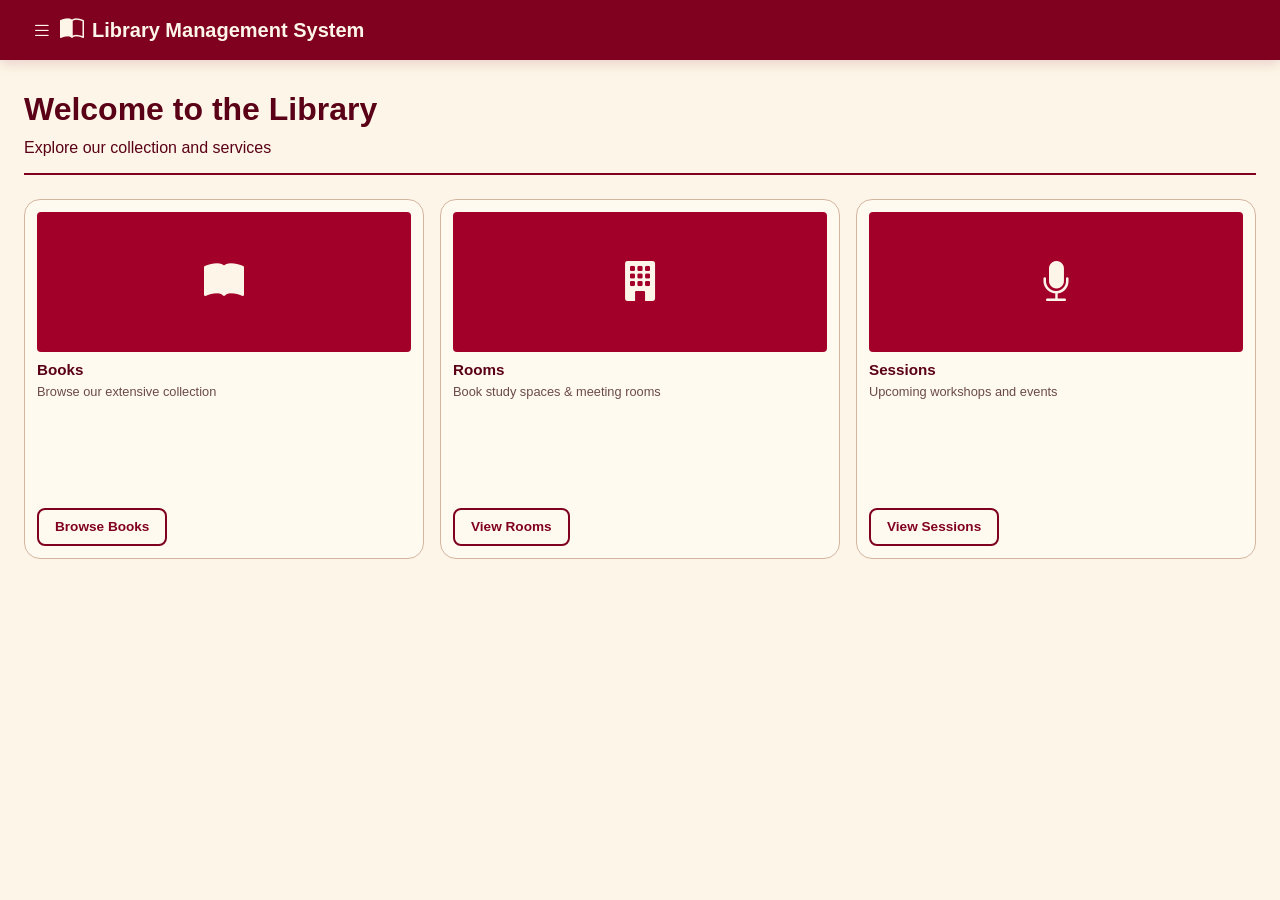
<file: client/index.html>
<!DOCTYPE html>
<html lang="en">
<head>
  <meta charset="UTF-8" />
  <meta name="viewport" content="width=device-width, initial-scale=1.0" />
  <title>Library Management System</title>
  <link rel="stylesheet" href="https://cdn.jsdelivr.net/npm/bootstrap-icons@1.11.3/font/bootstrap-icons.css" />
  <link rel="stylesheet" href="css/theme.css?v=3" />
  <link rel="stylesheet" href="css/landing.css?v=3" />
  <link rel="stylesheet" href="css/app.css?v=3" />
  <script src="js/api.js" defer></script>
  <script src="js/auth.js?v=6" defer></script>
  <script src="js/landing.js" defer></script>
  <script src="js/books.js" defer></script>
  <script src="js/rooms.js" defer></script>
  <script src="js/sessions.js" defer></script>
  <script src="js/bookings.js" defer></script>
  <script src="js/profile.js" defer></script>
  <script src="js/debt.js" defer></script>
  <script src="js/auth-page.js" defer></script>
  <script src="js/admin.js" defer></script>
  <script src="js/saved-books.js" defer></script>
  <script src="js/app.js" defer></script>
</head>
<body>
  <!-- Loading Spinner Overlay -->
  <div id="loadingOverlay" class="loading-overlay">
    <div class="spinner-container">
      <div class="spinner-ring"></div>
      <i class="bi bi-book-fill spinner-book-icon"></i>
    </div>
  </div>

  <!-- Sidebar Overlay -->
  <div class="sidebar-overlay" id="sidebarOverlay"></div>

  <!-- Top Navigation Bar -->
  <nav class="top-nav" id="topNav">
    <button class="sidebar-toggle" id="sidebarToggle" title="Toggle navigation" aria-label="Toggle navigation">
      <i class="bi bi-list"></i>
    </button>
    <div class="logo" id="logo">
      <i class="bi bi-book-half" aria-hidden="true"></i>
      <span>Library Management System</span>
    </div>
    <div class="nav-right">
      <div class="profile-trigger" id="profileTrigger" style="display: none;" title="Profile"></div>
      <div class="profile-dropdown" id="profileDropdown"></div>
    </div>
  </nav>

  <!-- Sidebar -->
  <aside class="sidebar" id="sidebar">
    <ul id="navLinks"></ul>
  </aside>

  <!-- Main Content -->
  <main class="main-content" id="mainContent">
    <div class="page-title">
      <h1>Welcome to the Library</h1>
      <p>Explore our collection and services</p>
    </div>
    <div class="card">
      <h3 style="color: var(--maroon);">Library Management System</h3>
      <p>Use the sidebar to navigate. Browse books, view rooms, check sessions, and more.</p>
    </div>
  </main>

  <!-- Route Definitions -->
  <script>
    window.APP_ROUTES = {
      '/': function() { Landing.init(); renderWelcome(); },
      '/books': function() { BooksPage.render(); },
      '/rooms': function() { RoomsPage.render(); },
      '/sessions': function() { SessionsPage.render(); },
      '/login': function() { LoginPage.render('login'); },
      '/register': function() { LoginPage.render('register'); },
      '/forgot-password': function() { LoginPage.render('forgot'); },
      '/profile': function() { ProfilePage.render(); },
      '/debt': function() { DebtPage.render(); },
      '/bookings': function() { BookingsPage.render('books'); },
      '/room-bookings': function() { BookingsPage.render('rooms'); },
      '/session-bookings': function() { BookingsPage.render('sessions'); },
      '/saved-books': function() { SavedBooksPage.render(); },
      '/librarian': function() { BooksPage.render(); },
      '/admin': function() { AdminPage.render(); }
    };

    function renderWelcome() {
      const container = document.getElementById('mainContent');
      if (!container) return;

      const user = auth.getCurrentUser();
      container.innerHTML = `
        <div class="page-title">
          <h1>Welcome to the Library</h1>
          <p>${user ? `Hello, ${user.fullName}!` : 'Explore our collection and services'}</p>
        </div>
        <div class="card-grid">
          <div class="book-card">
            <div class="book-cover"><i class="bi bi-book-fill"></i></div>
            <div class="book-title">Books</div>
            <div class="book-author">Browse our extensive collection</div>
            <div class="action-buttons">
              <button class="btn btn-sm btn-outline" onclick="window.location.hash='/books'">Browse Books</button>
            </div>
          </div>
          <div class="book-card">
            <div class="book-cover"><i class="bi bi-building-fill"></i></div>
            <div class="book-title">Rooms</div>
            <div class="book-author">Book study spaces &amp; meeting rooms</div>
            <div class="action-buttons">
              <button class="btn btn-sm btn-outline" onclick="window.location.hash='/rooms'">View Rooms</button>
            </div>
          </div>
          <div class="book-card">
            <div class="book-cover"><i class="bi bi-mic-fill"></i></div>
            <div class="book-title">Sessions</div>
            <div class="book-author">Upcoming workshops and events</div>
            <div class="action-buttons">
              <button class="btn btn-sm btn-outline" onclick="window.location.hash='/sessions'">View Sessions</button>
            </div>
          </div>
        </div>
      `;
    }
  </script>
</body>
</html>
</file>
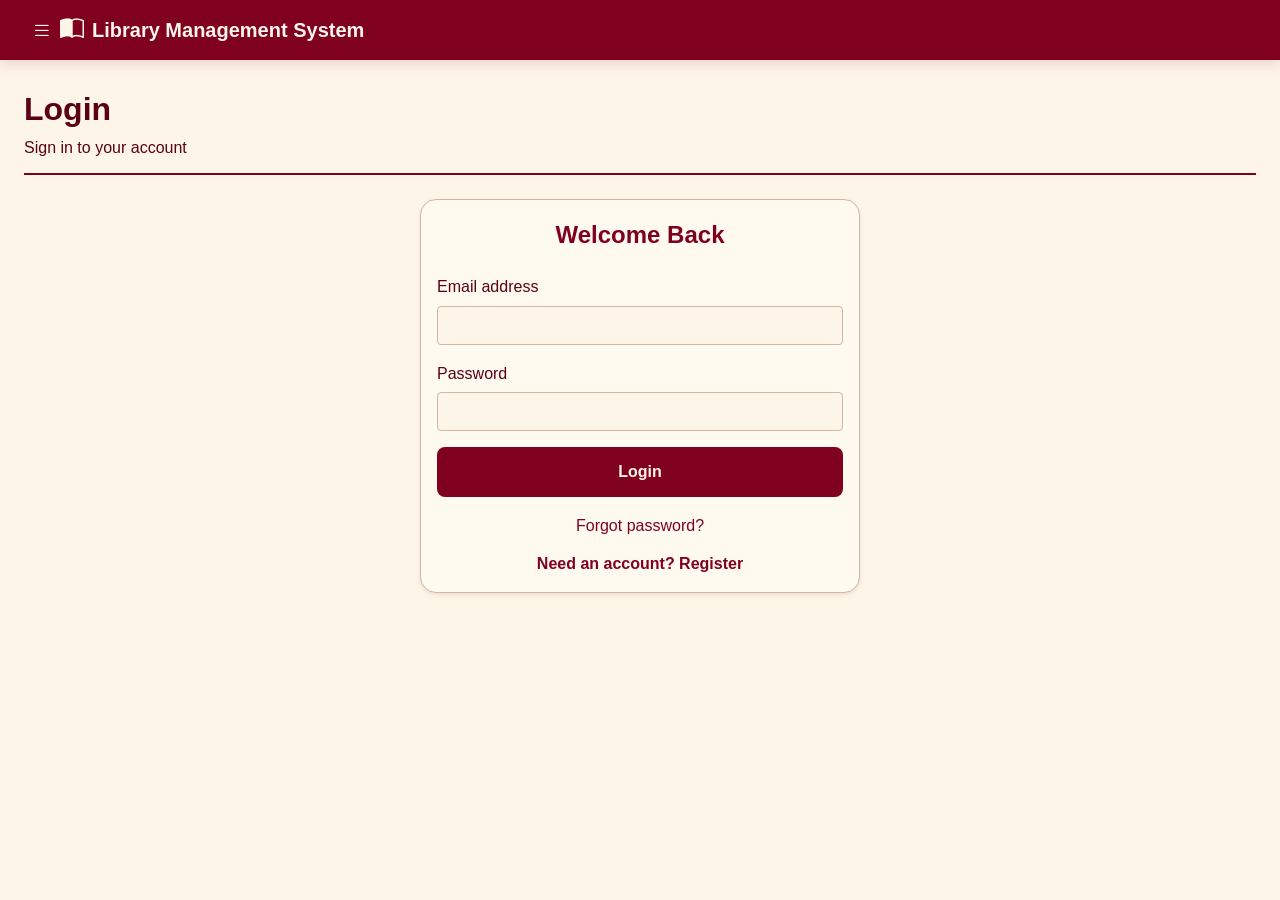
<file: client/user.html>
<!DOCTYPE html>
<html lang="en">
<head>
  <meta charset="UTF-8" />
  <meta name="viewport" content="width=device-width, initial-scale=1.0" />
  <title>Library | User</title>
  <link rel="stylesheet" href="https://cdn.jsdelivr.net/npm/bootstrap-icons@1.11.3/font/bootstrap-icons.css" />
  <link rel="stylesheet" href="css/theme.css?v=4" />
  <link rel="stylesheet" href="css/app.css?v=4" />
  <script src="js/api.js" defer></script>
  <script src="js/auth.js?v=5" defer></script>
  <script src="js/books.js" defer></script>
  <script src="js/rooms.js" defer></script>
  <script src="js/sessions.js" defer></script>
  <script src="js/bookings.js" defer></script>
  <script src="js/profile.js" defer></script>
  <script src="js/debt.js" defer></script>
  <script src="js/saved-books.js" defer></script>
  <script src="js/role-app.js" defer></script>
</head>
<body>
  <div class="sidebar-overlay" id="sidebarOverlay"></div>
  <nav class="top-nav">
    <button class="sidebar-toggle" id="sidebarToggle" aria-label="Toggle navigation"><i class="bi bi-list"></i></button>
    <div class="logo" id="logo"><i class="bi bi-book-half"></i><span>Library Management System</span></div>
  </nav>
  <aside class="sidebar" id="sidebar"><ul id="navLinks">
    <li><a href="#/" data-route="/"><i class="bi bi-house sidebar-icon"></i><span class="sidebar-label">My Library</span></a></li>
    <li><a href="#/books" data-route="/books"><i class="bi bi-book sidebar-icon"></i><span class="sidebar-label">Browse Books</span></a></li>
    <li><a href="#/rooms" data-route="/rooms"><i class="bi bi-building sidebar-icon"></i><span class="sidebar-label">Rooms</span></a></li>
    <li><a href="#/sessions" data-route="/sessions"><i class="bi bi-mic sidebar-icon"></i><span class="sidebar-label">Sessions</span></a></li>
    <li><a href="#/bookings" data-route="/bookings"><i class="bi bi-journal sidebar-icon"></i><span class="sidebar-label">My Bookings</span></a></li>
    <li><a href="#/saved-books" data-route="/saved-books"><i class="bi bi-bookmark-star sidebar-icon"></i><span class="sidebar-label">Saved Books</span></a></li>
    <li><a href="#/debt" data-route="/debt"><i class="bi bi-currency-exchange sidebar-icon"></i><span class="sidebar-label">My Debt</span></a></li>
    <li><a href="#" id="logoutLink"><i class="bi bi-box-arrow-right sidebar-icon"></i><span class="sidebar-label">Log out</span></a></li>
  </ul></aside>
  <main class="main-content" id="mainContent"></main>
  <script>
    document.addEventListener('DOMContentLoaded', () => {
      const app = new RoleApp('User', {
        '/': () => {
          document.getElementById('mainContent').innerHTML = '<div class="page-title"><h1>My Library</h1><p>Browse, borrow, and manage your library activity.</p></div><div class="card-grid"><div class="card"><h3>Books</h3><p>Explore the collection and borrow available titles.</p><a class="btn btn-sm" href="#/books">Browse Books</a></div><div class="card"><h3>Rooms</h3><p>Find an available study or meeting space.</p><a class="btn btn-sm" href="#/rooms">View Rooms</a></div><div class="card"><h3>Sessions</h3><p>Discover upcoming library sessions.</p><a class="btn btn-sm" href="#/sessions">View Sessions</a></div></div>';
        },
        '/books': () => BooksPage.render(),
        '/rooms': () => RoomsPage.render(),
        '/sessions': () => SessionsPage.render(),
        '/bookings': () => BookingsPage.render('books'),
        '/saved-books': () => SavedBooksPage.render(),
        '/debt': () => DebtPage.render(),
        '/profile': () => ProfilePage.render()
      });
      window.roleApp = app;
      app.init();
    });
  </script>
</body>
</html>
</file>
<file: client/css/theme.css>
:root {
  --maroon: #800020;
  --maroon-dark: #5a0017;
  --maroon-light: #a30029;
  --cream: #fdf6e8;
  --cream-light: #fffaf0;
  --cream-dark: #f5ebd0;
  --text-dark: #2c1a1a;
  --text-muted: #6b4a4a;
  --border-color: #d4b5a0;
  --shadow-sm: 0 2px 4px rgba(128, 0, 32, 0.1);
  --shadow-md: 0 4px 12px rgba(128, 0, 32, 0.15);
  --shadow-lg: 0 8px 24px rgba(128, 0, 32, 0.2);
  --radius-sm: 4px;
  --radius-md: 8px;
  --radius-lg: 16px;
  --transition: all 0.3s ease;
}

* {
  margin: 0;
  padding: 0;
  box-sizing: border-box;
}

body {
  font-family: 'Segoe UI', Tahoma, Geneva, Verdana, sans-serif;
  background-color: var(--cream);
  color: var(--text-dark);
  line-height: 1.6;
  overflow-x: hidden;
  overflow-y: hidden;
}

body.loaded {
  overflow-y: auto;
}

a {
  color: var(--maroon);
  text-decoration: none;
}

a:hover {
  text-decoration: underline;
}

button {
  cursor: pointer;
  border: none;
  background: none;
  font: inherit;
}

.btn {
  display: inline-flex;
  align-items: center;
  justify-content: center;
  padding: 10px 24px;
  border-radius: var(--radius-md);
  font-weight: 600;
  transition: var(--transition);
  border: 2px solid var(--maroon);
  background-color: var(--maroon);
  color: var(--cream);
}

.btn:hover {
  background-color: var(--maroon-dark);
  transform: translateY(-1px);
  box-shadow: var(--shadow-md);
}

.btn-outline {
  background: transparent;
  border-color: var(--maroon);
  color: var(--maroon);
}

.btn-outline:hover {
  background-color: var(--maroon);
  color: var(--cream);
}

.btn-sm {
  padding: 6px 16px;
  font-size: 0.85rem;
}

.btn-danger {
  background-color: var(--maroon);
  border-color: var(--maroon);
}

.btn-danger:hover {
  background-color: var(--maroon-dark);
}

h1, h2, h3, h4, h5, h6 {
  color: var(--maroon-dark);
  font-weight: 600;
}

h1 { font-size: 2rem; }
h2 { font-size: 1.5rem; }
h3 { font-size: 1.25rem; }

.card {
  background-color: var(--cream-light);
  border: 1px solid var(--border-color);
  border-radius: var(--radius-lg);
  padding: 16px;
  box-shadow: var(--shadow-sm);
  transition: var(--transition);
}

.card:hover {
  box-shadow: var(--shadow-md);
}

.input-group {
  margin-bottom: 16px;
}

.input-group label {
  display: block;
  margin-bottom: 6px;
  font-weight: 500;
  color: var(--maroon-dark);
}

.input-group input,
.input-group select,
.input-group textarea {
  width: 100%;
  padding: 10px 14px;
  border: 1px solid var(--border-color);
  border-radius: var(--radius-sm);
  background-color: var(--cream);
  color: var(--text-dark);
  font-size: 0.95rem;
  transition: var(--transition);
}

.input-group input:focus,
.input-group select:focus,
.input-group textarea:focus {
  outline: none;
  border-color: var(--maroon);
  box-shadow: 0 0 0 2px rgba(128, 0, 32, 0.15);
}

.table {
  width: 100%;
  border-collapse: collapse;
  margin: 16px 0;
}

.table th,
.table td {
  padding: 12px 14px;
  text-align: left;
  border-bottom: 1px solid var(--border-color);
}

.table th {
  background-color: var(--maroon);
  color: var(--cream);
  font-weight: 600;
}

.table tr:hover {
  background-color: var(--cream-dark);
}

.table tbody tr:last-child td {
  border-bottom: none;
}

.badge {
  display: inline-block;
  padding: 4px 12px;
  border-radius: 20px;
  font-size: 0.8rem;
  font-weight: 600;
}

.badge-primary { background-color: var(--maroon); color: var(--cream); }
.badge-warning { background-color: #d97706; color: var(--cream); }
.badge-success { background-color: #16a34a; color: var(--cream); }
.badge-info { background-color: #0284c7; color: var(--cream); }
.badge-secondary { background-color: var(--text-muted); color: var(--cream); }

.text-center { text-align: center; }
.text-right { text-align: right; }
.mt-2 { margin-top: 8px; }
.mt-4 { margin-top: 16px; }
.mb-2 { margin-bottom: 8px; }
.mb-4 { margin-bottom: 16px; }
</file>
<file: client/css/landing.css>
.loading-overlay {
  position: fixed;
  top: 0;
  left: 0;
  width: 100%;
  height: 100%;
  background-color: var(--maroon);
  display: flex;
  align-items: center;
  justify-content: center;
  z-index: 9999;
}

.spinner-container {
  position: relative;
  width: 120px;
  height: 120px;
  display: flex;
  align-items: center;
  justify-content: center;
}

.spinner-ring {
  position: absolute;
  width: 100%;
  height: 100%;
  border: 4px solid rgba(253, 246, 232, 0.3);
  border-top-color: var(--cream);
  border-radius: 50%;
  animation: spin 1s linear infinite;
}

.spinner-book-icon {
  position: absolute;
  font-size: 32px;
  color: var(--cream);
  animation: pulse 1.5s ease-in-out infinite;
}

@keyframes spin {
  0% { transform: rotate(0deg); }
  100% { transform: rotate(360deg); }
}

@keyframes pulse {
  0%, 100% { opacity: 0.8; transform: scale(1); }
  50% { opacity: 1; transform: scale(1.1); }
}

.loading-overlay.fade-out {
  animation: fadeOut 0.6s ease-out forwards;
}

@keyframes fadeOut {
  to {
    opacity: 0;
    visibility: hidden;
    transform: scale(0.95);
  }
}
</file>
<file: client/css/app.css>
.top-nav {
  position: fixed;
  top: 0;
  left: 0;
  right: 0;
  height: 60px;
  background-color: var(--maroon);
  color: var(--cream);
  display: flex;
  align-items: center;
  justify-content: space-between;
  padding: 0 16px 0 24px;
  z-index: 1000;
  box-shadow: var(--shadow-md);
}

.top-nav > .logo {
  margin-right: auto;
}

.top-nav .logo {
  font-size: 1.25rem;
  font-weight: 700;
  color: var(--cream);
  display: flex;
  align-items: center;
  gap: 8px;
  cursor: pointer;
}

.top-nav .logo i {
  font-size: 1.5rem;
  color: var(--cream);
}

.nav-right {
  display: flex;
  align-items: center;
  gap: 12px;
}

.sidebar-toggle {
  width: 36px;
  height: 36px;
  border-radius: var(--radius-sm);
  background-color: transparent;
  color: var(--cream);
  display: flex;
  align-items: center;
  justify-content: center;
  cursor: pointer;
  transition: var(--transition);
  font-size: 20px;
}

.sidebar-toggle:hover {
  background-color: var(--maroon-light);
}

.profile-trigger {
  width: 42px;
  height: 42px;
  border-radius: 50%;
  background-color: var(--cream);
  display: flex;
  align-items: center;
  justify-content: center;
  cursor: pointer;
  transition: var(--transition);
  border: 2px solid var(--cream);
  color: var(--maroon);
  font-size: 14px;
  font-weight: 700;
  text-transform: uppercase;
}

.profile-trigger:hover {
  transform: scale(1.1);
  border-color: var(--cream-light);
}

.profile-dropdown {
  position: absolute;
  top: 60px;
  right: 24px;
  width: 220px;
  background-color: var(--cream-light);
  border: 1px solid var(--border-color);
  border-radius: var(--radius-md);
  box-shadow: var(--shadow-lg);
  padding: 8px 0;
  display: none;
  z-index: 1100;
}

.profile-dropdown.show {
  display: block;
  animation: fadeIn 0.2s ease-out;
}

@keyframes fadeIn {
  from { opacity: 0; transform: translateY(-8px); }
  to { opacity: 1; transform: translateY(0); }
}

.profile-dropdown .dropdown-item {
  display: flex;
  align-items: center;
  gap: 10px;
  padding: 10px 16px;
  color: var(--text-dark);
  font-size: 0.9rem;
  cursor: pointer;
  transition: var(--transition);
}

.profile-dropdown .dropdown-item:hover {
  background-color: var(--maroon);
  color: var(--cream);
}

.profile-dropdown .dropdown-submenu {
  margin-left: 16px;
  margin-top: 6px;
  padding-top: 6px;
  border-top: 1px solid var(--border-color);
}

.sidebar-overlay {
  position: fixed;
  top: 60px;
  left: 0;
  right: 0;
  bottom: 0;
  background-color: rgba(0, 0, 0, 0.5);
  opacity: 0;
  visibility: hidden;
  transition: opacity 0.3s ease, visibility 0.3s ease;
  z-index: 900;
}

.sidebar-overlay.active {
  opacity: 1;
  visibility: visible;
}

.sidebar {
  position: fixed;
  top: 60px;
  left: -260px;
  width: 260px;
  background-color: var(--maroon-dark);
  color: var(--cream);
  min-height: calc(100vh - 60px);
  transition: left 0.3s ease;
  z-index: 1000;
  overflow-y: auto;
}

.sidebar.active {
  left: 0;
}

.sidebar ul {
  list-style: none;
  padding: 16px 0;
}

.sidebar ul li {
  margin-bottom: 4px;
}

.sidebar ul li a {
  display: flex;
  align-items: center;
  gap: 12px;
  padding: 12px 20px;
  color: var(--cream);
  font-size: 0.95rem;
  transition: var(--transition);
  border-left: 3px solid transparent;
}

.sidebar ul li a:hover {
  background-color: var(--maroon);
  border-left-color: var(--cream);
}

.sidebar ul li a.active {
  background-color: var(--maroon-light);
  border-left-color: var(--cream);
}

.sidebar-icon {
  min-width: 20px;
  display: flex;
  justify-content: center;
  font-size: 1.1rem;
}

.sidebar-label {
  transition: var(--transition);
}

.main-content {
  padding: 24px;
  margin-top: 60px;
}

.page-title {
  margin-bottom: 24px;
  padding-bottom: 12px;
  border-bottom: 2px solid var(--maroon);
  color: var(--maroon-dark);
}

.stats-grid {
  display: grid;
  grid-template-columns: repeat(3, minmax(0, 1fr));
  gap: 16px;
  margin-bottom: 20px;
}

.stat-card {
  position: relative;
  min-height: 178px;
  overflow: hidden;
  border: 1px solid rgba(212, 181, 160, 0.75);
  border-radius: var(--radius-md);
  background: var(--cream-light);
  box-shadow: var(--shadow-md);
  text-align: center;
}

.stat-card-content {
  position: relative;
  z-index: 1;
  padding: 24px 12px 58px;
}

.stat-label {
  color: var(--text-muted);
  font-size: 0.75rem;
  font-weight: 700;
  letter-spacing: 0.08em;
  line-height: 1.2;
  text-transform: uppercase;
}

.stat-value {
  margin: 10px 0 6px;
  color: var(--text-dark);
  font-size: 2rem;
  font-weight: 700;
  line-height: 1.1;
}

.stat-status {
  color: var(--maroon);
  font-size: 0.75rem;
}

.stat-chart {
  position: absolute;
  right: 0;
  bottom: 0;
  left: 0;
  width: 100%;
  height: 64px;
}

.stats-secondary {
  display: grid;
  grid-template-columns: repeat(auto-fit, minmax(150px, 1fr));
  gap: 12px;
  margin-bottom: 20px;
}

.stat-secondary-card {
  padding: 14px 16px;
  border: 1px solid var(--border-color);
  border-radius: var(--radius-md);
  background: rgba(255, 250, 240, 0.78);
}

.stat-secondary-card .stat-value {
  margin: 6px 0 0;
  font-size: 1.35rem;
}

.librarian-form-card,
.management-table-card {
  margin-bottom: 20px;
}

.page-title-action {
  display: flex;
  align-items: center;
  justify-content: space-between;
  gap: 16px;
}

.page-title-action p,
.page-title-action h1 {
  margin-right: 0;
}

.management-modal {
  position: fixed;
  inset: 0;
  z-index: 10000;
  display: flex;
  align-items: center;
  justify-content: center;
  padding: 20px;
  background: rgba(44, 26, 26, 0.62);
}

.management-modal-dialog {
  position: relative;
  width: min(760px, 100%);
  max-height: calc(100vh - 40px);
  overflow-y: auto;
  padding: 20px;
  border-radius: var(--radius-md);
  background: var(--cream);
  box-shadow: var(--shadow-lg);
}

.management-modal-dialog .librarian-form-card {
  margin: 0;
  padding: 4px;
  border: 0;
  box-shadow: none;
}

.management-modal-close {
  position: absolute;
  top: 18px;
  right: 18px;
  z-index: 1;
  width: 34px;
  height: 34px;
  border: 1px solid var(--border-color);
  border-radius: var(--radius-sm);
  color: var(--maroon);
}

.section-heading {
  display: flex;
  align-items: center;
  justify-content: space-between;
  gap: 12px;
  margin-bottom: 16px;
}

.section-heading h2 {
  margin: 0;
  font-size: 1.15rem;
}

.icon-button {
  width: 34px;
  height: 34px;
  border: 1px solid var(--border-color);
  border-radius: var(--radius-sm);
  color: var(--maroon);
}

.management-form {
  display: grid;
  grid-template-columns: repeat(2, minmax(0, 1fr));
  gap: 12px 16px;
  align-items: end;
}

.management-form .input-group {
  margin-bottom: 0;
}

.management-form .form-wide {
  grid-column: 1 / -1;
}

.management-form button {
  width: fit-content;
}

.table-wrap {
  overflow-x: auto;
}

.management-table-card .table {
  min-width: 680px;
  margin: 0;
}

.management-table-card .table td:last-child {
  white-space: nowrap;
}

.feedback-toast {
  position: fixed;
  right: 24px;
  bottom: 24px;
  z-index: 10000;
  max-width: min(380px, calc(100vw - 48px));
  padding: 13px 17px;
  border-radius: var(--radius-md);
  background: var(--maroon-dark);
  color: var(--cream);
  box-shadow: var(--shadow-lg);
  opacity: 0;
  transform: translateY(12px);
  pointer-events: none;
  transition: opacity 0.2s ease, transform 0.2s ease;
}

.feedback-toast.show {
  opacity: 1;
  transform: translateY(0);
}

.feedback-toast.error {
  background: #9f1239;
}

.book-grid, .card-grid {
  display: grid;
  grid-template-columns: repeat(auto-fit, minmax(min(100%, 220px), 1fr));
  gap: 16px;
  width: 100%;
  align-items: stretch;
}

.book-card {
  background-color: var(--cream-light);
  border: 1px solid var(--border-color);
  border-radius: var(--radius-lg);
  padding: 12px;
  transition: var(--transition);
  display: flex;
  flex-direction: column;
  min-height: 360px;
  height: auto;
  width: 100%;
  box-sizing: border-box;
  overflow: hidden;
}

.book-card:hover {
  transform: translateY(-3px);
  box-shadow: var(--shadow-md);
}

.book-cover {
  width: 100%;
  height: 140px;
  background-color: var(--maroon-light);
  border-radius: var(--radius-sm);
  display: flex;
  align-items: center;
  justify-content: center;
  color: var(--cream);
  font-size: 40px;
  margin-bottom: 8px;
  overflow: hidden;
  flex-shrink: 0;
}

.book-cover img {
  width: 100%;
  height: 100%;
  object-fit: cover;
  border-radius: var(--radius-sm);
}

.book-card .book-title {
  font-size: 0.95rem;
  font-weight: 600;
  color: var(--maroon-dark);
  margin-bottom: 2px;
  line-height: 1.3;
  overflow-wrap: anywhere;
}

.book-card .book-author {
  color: var(--text-muted);
  font-size: 0.8rem;
  margin-bottom: 6px;
}

.book-card .book-meta {
  font-size: 0.75rem;
  color: var(--text-muted);
  margin-bottom: 6px;
  overflow-wrap: anywhere;
}

.action-buttons {
  display: flex;
  flex-wrap: wrap;
  gap: 6px;
  margin-top: auto;
}

.filter-bar {
  margin-bottom: 20px;
  padding: 16px;
  background-color: var(--cream-light);
  border-radius: var(--radius-md);
  border: 1px solid var(--border-color);
  display: flex;
  flex-wrap: wrap;
  gap: 16px;
  align-items: end;
}

.filter-bar .input-group {
  margin-bottom: 0;
  min-width: 180px;
}

.filter-bar .input-group label {
  font-size: 0.8rem;
}

.filter-bar .btn {
  margin-bottom: 2px;
}

@media (max-width: 768px) {
  .top-nav {
    padding: 0 12px;
  }
  .main-content {
    padding: 16px;
  }
  .top-nav .logo span {
    font-size: 1rem;
  }
  .stats-grid {
    grid-template-columns: 1fr;
  }
  .management-form {
    grid-template-columns: 1fr;
  }
  .management-form .form-wide {
    grid-column: auto;
  }
  .page-title-action {
    align-items: flex-start;
    flex-direction: column;
  }
}
</file>
